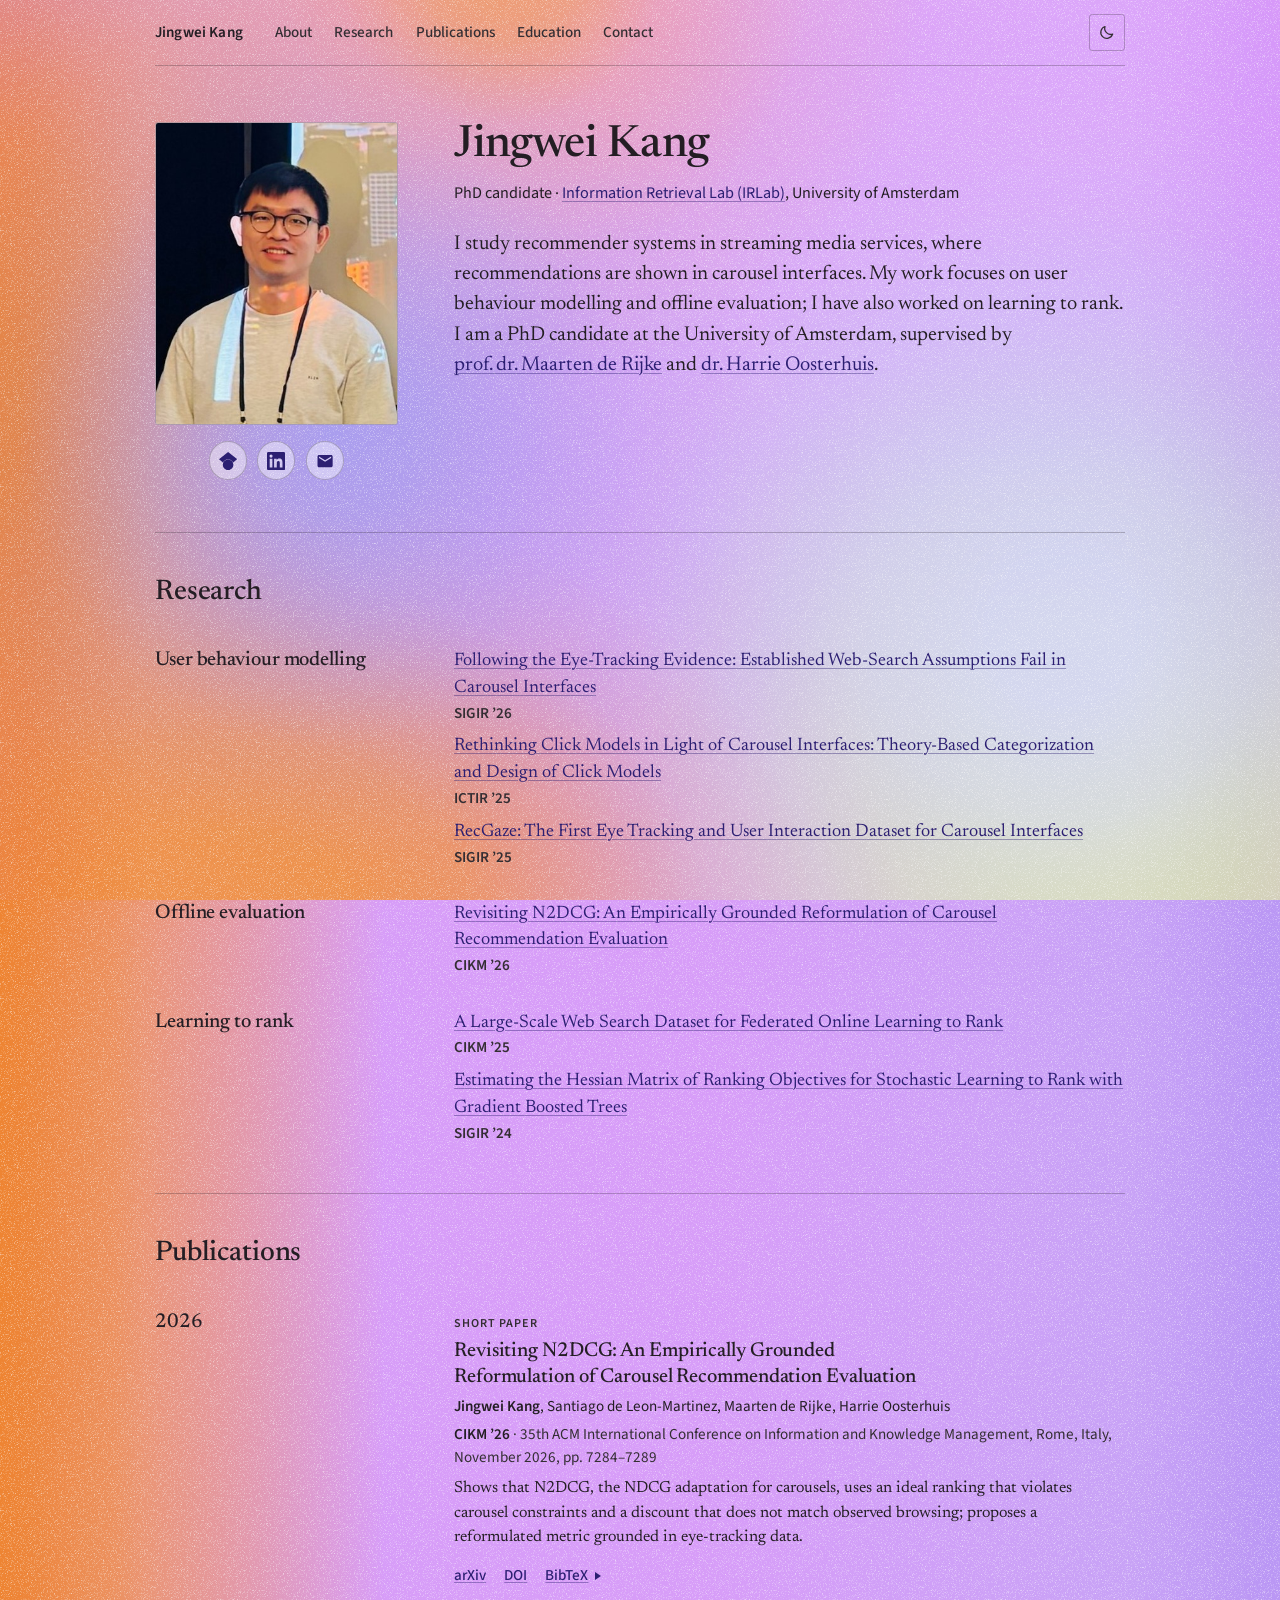
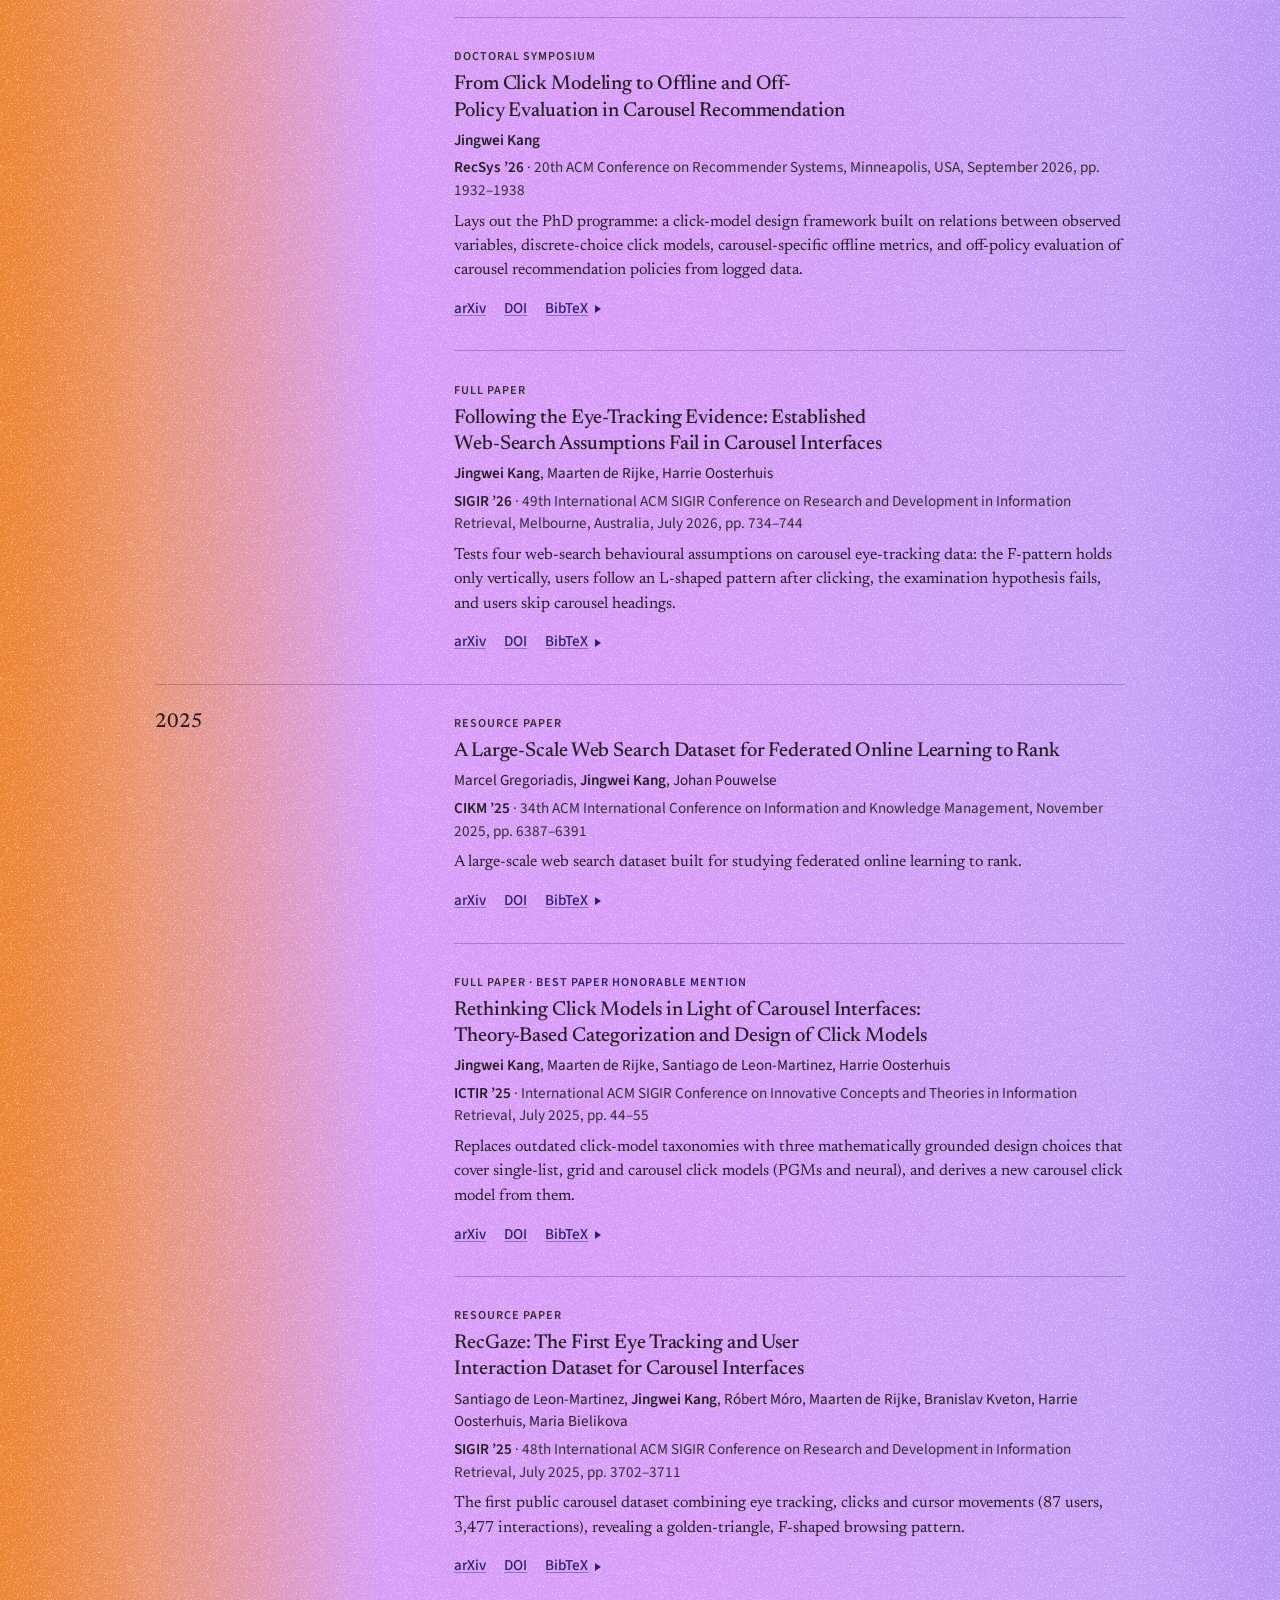
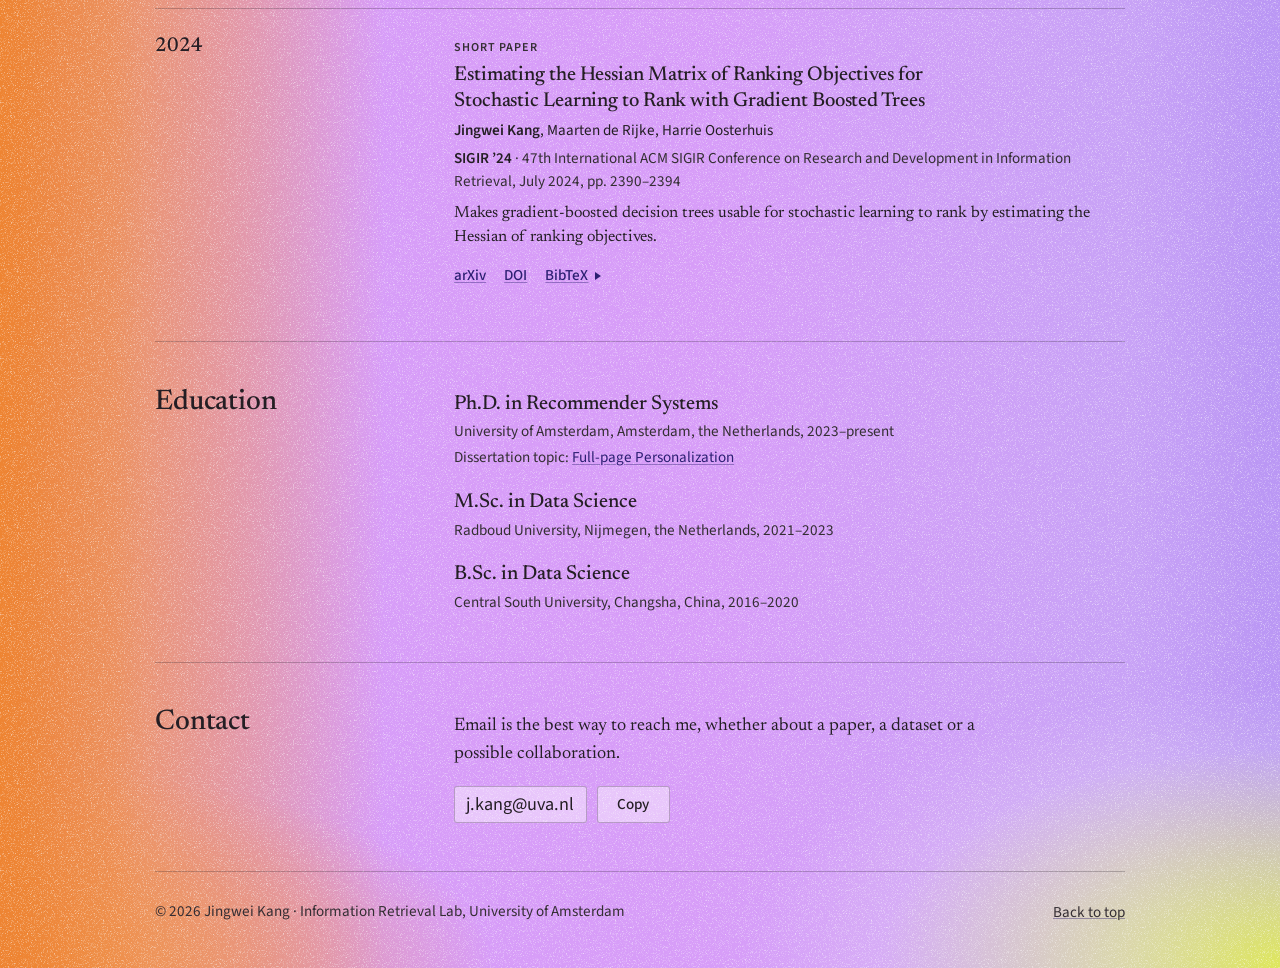
<file: index.html>
<!DOCTYPE html>
<html lang="en" class="no-js">
<head>
  <meta charset="utf-8">
  <meta name="viewport" content="width=device-width, initial-scale=1">
  <title>Jingwei Kang</title>
  <!-- ===== Head: the description below is what search engines and link previews show. Keep it in step with the bio. ===== -->
  <meta name="description" content="Jingwei Kang is a PhD candidate at the Information Retrieval Lab (IRLab), University of Amsterdam, supervised by prof. dr. Maarten de Rijke and dr. Harrie Oosterhuis. Recommender systems in streaming media services: user behaviour modelling, offline evaluation, learning to rank.">
  <meta property="og:title" content="Jingwei Kang">
  <meta property="og:description" content="PhD candidate at the IRLab, University of Amsterdam. Recommender systems in streaming media services: user behaviour modelling, offline evaluation, learning to rank.">
  <meta property="og:type" content="profile">
  <meta property="profile:first_name" content="Jingwei">
  <meta property="profile:last_name" content="Kang">
  <meta name="color-scheme" content="light dark">
  <meta name="theme-color" media="(prefers-color-scheme: light)" content="#D290F7">
  <meta name="theme-color" media="(prefers-color-scheme: dark)" content="#1A1411">
  <link rel="icon" href="assets/img/favicon.svg" type="image/svg+xml">
  <script>
    // Apply a saved theme before the first paint and mark that scripts run (the script
    // tag at the end of <body> puts the no-js class back if main.js fails to load).
    // It sits above the stylesheets so that it never waits for the network.
    (function () {
      var root = document.documentElement;
      root.classList.remove('no-js');
      try {
        var theme = localStorage.getItem('theme');
        if (theme === 'dark' || theme === 'light') {
          root.setAttribute('data-theme', theme);
        }
      } catch (error) {
        // Storage can be unavailable (private mode, blocked cookies); the system preference applies.
      }
    })();
  </script>
  <link rel="preconnect" href="https://fonts.googleapis.com">
  <link rel="preconnect" href="https://fonts.gstatic.com" crossorigin>
  <!-- ===== Fonts: the Google Fonts stylesheet is requested as a print sheet and switched to all media once it has arrived, so the page is painted in the fallback fonts straight away (display=swap) and never waits for fonts.googleapis.com, even when that server is slow or unreachable. The <noscript> copy loads it the ordinary way without JavaScript. Keep the two URLs identical. ===== -->
  <link rel="stylesheet" href="https://fonts.googleapis.com/css2?family=Newsreader:ital,opsz,wght@0,6..72,400..600;1,6..72,400..600&amp;family=Source+Sans+3:ital,wght@0,400..600;1,400..600&amp;display=swap" media="print" onload="this.media='all'">
  <noscript><link rel="stylesheet" href="https://fonts.googleapis.com/css2?family=Newsreader:ital,opsz,wght@0,6..72,400..600;1,6..72,400..600&amp;family=Source+Sans+3:ital,wght@0,400..600;1,400..600&amp;display=swap"></noscript>
  <link rel="stylesheet" href="assets/css/style.css">
  <!-- ===== Structured data: keep the sameAs list identical to the personal profile links in the Contact section (Scholar, ORCID, OpenReview, Semantic Scholar, LinkedIn, GitHub); the IRLab group link stays out. ===== -->
  <script type="application/ld+json">
    {
      "@context": "https://schema.org",
      "@type": "Person",
      "name": "Jingwei Kang",
      "jobTitle": "PhD candidate",
      "email": "mailto:j.kang@uva.nl",
      "affiliation": {
        "@type": "Organization",
        "name": "University of Amsterdam",
        "department": {
          "@type": "Organization",
          "name": "Information Retrieval Lab (IRLab)",
          "url": "https://irlab.science.uva.nl/"
        }
      },
      "alumniOf": [
        { "@type": "CollegeOrUniversity", "name": "Radboud University" },
        { "@type": "CollegeOrUniversity", "name": "Central South University" }
      ],
      "knowsAbout": ["Recommender systems", "User modeling"],
      "sameAs": [
        "https://scholar.google.com/citations?user=pT_2QWUAAAAJ",
        "https://orcid.org/0009-0003-9283-4060",
        "https://openreview.net/profile?id=~Jingwei_Kang1",
        "https://www.semanticscholar.org/author/Jingwei-Kang/2297338062",
        "https://www.linkedin.com/in/jingwei-kang-918597163/",
        "https://github.com/jkang98"
      ]
    }
  </script>
</head>
<body id="top">
  <a class="skip-link" href="#main">Skip to content</a>

  <!-- ===== The field: the page background, fixed behind everything and purely decorative. Its colours, placement, grain and drift live in style.css under "The field"; the order of the blobs here is their paint order (later ones on top): the three drifting blobs come after the overlay so that the blended layer never has to be redrawn. ===== -->
  <div class="field" aria-hidden="true">
    <div class="field__mover field__mover--orange-top"><div class="field__mover-y"><div class="field__blob field__blob--orange-top"></div></div></div>
    <div class="field__mover field__mover--khaki"><div class="field__mover-y"><div class="field__blob field__blob--khaki field__blob--breathe"></div></div></div>
    <div class="field__mover field__mover--peri-right"><div class="field__mover-y"><div class="field__blob field__blob--peri-right"></div></div></div>
    <div class="field__overlay">
      <div class="field__mover field__mover--yellow-hi"><div class="field__mover-y"><div class="field__blob field__blob--yellow-hi"></div></div></div>
      <div class="field__mover field__mover--peri-hi"><div class="field__mover-y"><div class="field__blob field__blob--peri-hi"></div></div></div>
    </div>
    <div class="field__mover field__mover--orange-left"><div class="field__mover-y"><div class="field__blob field__blob--orange-left"></div></div></div>
    <div class="field__mover field__mover--orange-bottom"><div class="field__mover-y"><div class="field__blob field__blob--orange-bottom field__blob--breathe"></div></div></div>
    <div class="field__mover field__mover--peri"><div class="field__mover-y"><div class="field__blob field__blob--peri field__blob--breathe"></div></div></div>
    <div class="field__wash"></div>
    <div class="field__grain"></div>
  </div>

  <div class="page">
    <header class="site-header">
      <a class="brand" href="#top">Jingwei Kang</a>
      <nav class="site-nav" aria-label="Sections">
        <ul role="list">
          <li><a href="#about">About</a></li>
          <li><a href="#research">Research</a></li>
          <li><a href="#publications">Publications</a></li>
          <li><a href="#education">Education</a></li>
          <li><a href="#contact">Contact</a></li>
        </ul>
      </nav>
      <button class="theme-toggle" type="button" aria-pressed="false" title="Dark theme">
        <span class="visually-hidden">Dark theme</span>
        <svg class="icon-moon" viewBox="0 0 24 24" fill="none" stroke="currentColor" stroke-width="1.75" stroke-linecap="round" stroke-linejoin="round" aria-hidden="true" focusable="false">
          <path d="M20.5 14.2A8.5 8.5 0 0 1 9.8 3.5a8.5 8.5 0 1 0 10.7 10.7z"/>
        </svg>
        <svg class="icon-sun" viewBox="0 0 24 24" fill="none" stroke="currentColor" stroke-width="1.75" stroke-linecap="round" stroke-linejoin="round" aria-hidden="true" focusable="false">
          <circle cx="12" cy="12" r="4"/>
          <path d="M12 2.5v2.5M12 19v2.5M2.5 12H5M19 12h2.5M5.3 5.3l1.8 1.8M16.9 16.9l1.8 1.8M5.3 18.7l1.8-1.8M16.9 7.1l1.8-1.8"/>
        </svg>
      </button>
    </header>

    <main id="main" tabindex="-1">
      <!-- ===== Intro: name and role line, then the side column (portrait plus the three quick links) and the bio. The portrait is assets/img/portrait.jpg (4:5; see README "Changing the photo"). ===== -->
      <section class="hero" id="about" aria-labelledby="name">
        <div class="hero-head">
          <h1 id="name">Jingwei Kang</h1>
          <p class="role">PhD candidate&nbsp;· <a href="https://irlab.science.uva.nl/">Information Retrieval Lab (IRLab)</a>, University of Amsterdam</p>
        </div>
        <div class="hero-side">
          <img class="portrait" src="assets/img/portrait.jpg" width="384" height="480" alt="Portrait of Jingwei Kang">
          <ul class="quick-links" role="list" aria-label="Profiles and email">
            <li><a href="https://scholar.google.com/citations?user=pT_2QWUAAAAJ" rel="me" aria-label="Google Scholar" title="Google Scholar"><svg viewBox="0 0 24 24" aria-hidden="true" focusable="false"><path d="M5.242 13.769 0 9.5 12 0l12 9.5-5.242 4.269C17.548 11.249 14.978 9.5 12 9.5c-2.977 0-5.548 1.749-6.758 4.269zM12 10a7 7 0 1 0 0 14 7 7 0 0 0 0-14z"/></svg></a></li>
            <li><a href="https://www.linkedin.com/in/jingwei-kang-918597163/" rel="me" aria-label="LinkedIn" title="LinkedIn"><svg viewBox="0 0 24 24" aria-hidden="true" focusable="false"><path d="M20.447 20.452h-3.554v-5.569c0-1.328-.027-3.037-1.852-3.037-1.853 0-2.136 1.445-2.136 2.939v5.667H9.351V9h3.414v1.561h.046c.477-.9 1.637-1.85 3.37-1.85 3.601 0 4.267 2.37 4.267 5.455v6.286zM5.337 7.433a2.062 2.062 0 1 1 0-4.124 2.062 2.062 0 0 1 0 4.124zm1.782 13.019H3.555V9h3.564v11.452zM22.225 0H1.771C.792 0 0 .774 0 1.729v20.542C0 23.227.792 24 1.771 24h20.451C23.2 24 24 23.227 24 22.271V1.729C24 .774 23.2 0 22.225 0z"/></svg></a></li>
            <li><a href="mailto:j.kang@uva.nl" aria-label="Email j.kang@uva.nl" title="j.kang@uva.nl"><svg viewBox="0 0 24 24" aria-hidden="true" focusable="false"><path d="M20 4H4c-1.1 0-1.99.9-1.99 2L2 18c0 1.1.9 2 2 2h16c1.1 0 2-.9 2-2V6c0-1.1-.9-2-2-2zm0 4-8 5-8-5V6l8 5 8-5v2z"/></svg></a></li>
          </ul>
        </div>
        <div class="hero-body">
          <div class="bio">
            <p>I study recommender systems in streaming media services, where recommendations are shown in carousel interfaces. My work focuses on user behaviour modelling and offline evaluation; I have also worked on learning to rank. I am a PhD candidate at the University of Amsterdam, supervised by <a href="https://scholar.google.com/citations?user=AVDkgFIAAAAJ">prof.&nbsp;dr.&nbsp;Maarten de&nbsp;Rijke</a> and <a href="https://scholar.google.com/citations?user=e9JynrAAAAAJ">dr.&nbsp;Harrie&nbsp;Oosterhuis</a>.</p>
          </div>
        </div>
      </section>

      <!-- ===== Research: three themes. Each is an <h3 class="side"> (the theme) plus a <ul class="body theme-papers"> that lists its papers,
           newest first, as links to the entries under Publications (no summaries here). To file a new paper, add one <li> to the right list. ===== -->
      <section class="section" id="research" aria-labelledby="research-heading">
        <h2 id="research-heading">Research</h2>

        <h3 class="side">User behaviour modelling</h3>
        <ul class="body theme-papers" role="list">
          <li><a href="#pub-kang2026eyetracking">Following the Eye-Tracking Evidence: Established <span class="nb">Web-Search</span> Assumptions Fail in Carousel Interfaces</a> <span class="venue">SIGIR ’26</span></li>
          <li><a href="#pub-kang2025rethinking">Rethinking Click Models in Light of Carousel Interfaces: <span class="nb">Theory-Based</span> Categorization and Design of Click Models</a> <span class="venue">ICTIR ’25</span></li>
          <li><a href="#pub-deleon2025recgaze">RecGaze: The First Eye Tracking and User Interaction Dataset for Carousel Interfaces</a> <span class="venue">SIGIR ’25</span></li>
        </ul>

        <h3 class="side">Offline evaluation</h3>
        <ul class="body theme-papers" role="list">
          <li><a href="#pub-kang2026n2dcg">Revisiting N2DCG: An Empirically Grounded Reformulation of Carousel Recommendation Evaluation</a> <span class="venue">CIKM ’26</span></li>
        </ul>

        <h3 class="side">Learning to rank</h3>
        <ul class="body theme-papers" role="list">
          <li><a href="#pub-gregoriadis2025federated">A <span class="nb">Large-Scale</span> Web Search Dataset for Federated Online Learning to Rank</a> <span class="venue">CIKM ’25</span></li>
          <li><a href="#pub-kang2024hessian">Estimating the Hessian Matrix of Ranking Objectives for Stochastic Learning to Rank with Gradient Boosted Trees</a> <span class="venue">SIGIR ’24</span></li>
        </ul>
      </section>

      <!-- ===== Publications: grouped by year, newest first. Each year is an <h3 class="side year"> plus an <ol class="body pubs">. Each entry opens with a <p class="pub-kind label"> naming the paper type (Full paper / Short paper / Resource paper / Doctoral symposium).
           To add a paper, copy one <li class="pub"> block (template in README.md). Only id="pub-KEY" needs to be unique; the
           BibTeX and Copy buttons find their own blocks. In the BibTeX keep the <pre> at the left margin and one field per line,
           each line in its own <span class="f">: the Copy button copies the plain text, the spans only lay it out. ===== -->
      <section class="section section--pubs" id="publications" aria-labelledby="publications-heading">
        <h2 id="publications-heading">Publications</h2>

        <h3 class="side year" id="year-2026">2026</h3>
        <ol class="body pubs" role="list" aria-labelledby="year-2026">
          <li class="pub" id="pub-kang2026n2dcg">
            <p class="pub-kind label">Short paper</p>
            <h4 class="pub-title">Revisiting N2DCG: An Empirically Grounded Reformulation of Carousel Recommendation Evaluation</h4>
            <p class="pub-meta pub-authors"><span class="me">Jingwei Kang</span>, Santiago de Leon-Martinez, Maarten de Rijke, Harrie Oosterhuis</p>
            <p class="pub-meta pub-venue"><span class="venue">CIKM ’26</span>&nbsp;· 35th ACM International Conference on Information and Knowledge Management, Rome, Italy, November 2026, pp.&nbsp;7284–7289</p>
            <p class="pub-summary">Shows that N2DCG, the NDCG adaptation for carousels, uses an ideal ranking that violates carousel constraints and a discount that does not match observed browsing; proposes a reformulated metric grounded in eye-tracking data.</p>
            <p class="pub-links">
              <a href="https://arxiv.org/abs/2608.21877">arXiv</a>
              <a href="https://doi.org/10.1145/3799682.3839894">DOI</a>
              <button class="textbutton" type="button" aria-expanded="false">BibTeX</button>
            </p>
            <div class="bib" hidden>
<pre><code><span class="f">@inproceedings{<wbr>10.1145/3799682.3839894,</span>
<span class="f">author = {Kang, Jingwei and de Leon-Martinez, Santiago and de Rijke, Maarten and Oosterhuis, Harrie},</span>
<span class="f">title = {Revisiting N2DCG: An Empirically Grounded Reformulation of Carousel Recommendation Evaluation},</span>
<span class="f">year = {2026},</span>
<span class="f">publisher = {Association for Computing Machinery},</span>
<span class="f">address = {New York, NY, USA},</span>
<span class="f">url = {https://doi.org/10.1145/3799682.3839894},</span>
<span class="f">doi = {10.1145/3799682.3839894},</span>
<span class="f">booktitle = {Proceedings of the 35th ACM International Conference on Information and Knowledge Management},</span>
<span class="f">pages = {7284–7289},</span>
<span class="f">numpages = {6},</span>
<span class="f">location = {Rome, Italy},</span>
<span class="f">series = {CIKM &#x27;26}</span>
<span class="f">}</span></code></pre>
              <p class="bib-foot"><button class="btn btn-copy" type="button">Copy</button><span class="copy-status" role="status" aria-live="polite"></span></p>
            </div>
          </li>

          <li class="pub" id="pub-kang2026click">
            <p class="pub-kind label">Doctoral symposium</p>
            <h4 class="pub-title">From Click Modeling to Offline and Off-Policy Evaluation in Carousel Recommendation</h4>
            <p class="pub-meta pub-authors"><span class="me">Jingwei Kang</span></p>
            <p class="pub-meta pub-venue"><span class="venue">RecSys ’26</span>&nbsp;· 20th ACM Conference on Recommender Systems, Minneapolis, USA, September 2026, pp. 1932–1938</p>
            <p class="pub-summary">Lays out the PhD programme: a click-model design framework built on relations between observed variables, discrete-choice click models, carousel-specific offline metrics, and off-policy evaluation of carousel recommendation policies from logged data.</p>
            <p class="pub-links">
              <a href="https://arxiv.org/abs/2608.22022">arXiv</a>
              <a href="https://doi.org/10.1145/3773078.3831937">DOI</a>
              <button class="textbutton" type="button" aria-expanded="false">BibTeX</button>
            </p>
            <div class="bib" hidden>
<pre><code><span class="f">@inproceedings{<wbr>10.1145/3773078.3831937,</span>
<span class="f">author = {Kang, Jingwei},</span>
<span class="f">title = {From Click Modeling to Offline and Off-Policy Evaluation in Carousel Recommendation},</span>
<span class="f">year = {2026},</span>
<span class="f">publisher = {Association for Computing Machinery},</span>
<span class="f">address = {New York, NY, USA},</span>
<span class="f">url = {https://doi.org/10.1145/3773078.3831937},</span>
<span class="f">doi = {10.1145/3773078.3831937},</span>
<span class="f">booktitle = {Proceedings of the 20th ACM Conference on Recommender Systems},</span>
<span class="f">pages = {1932–1938},</span>
<span class="f">numpages = {7},</span>
<span class="f">location = {Minneapolis, MN, USA},</span>
<span class="f">series = {RecSys &#x27;26}</span>
<span class="f">}</span></code></pre>
              <p class="bib-foot"><button class="btn btn-copy" type="button">Copy</button><span class="copy-status" role="status" aria-live="polite"></span></p>
            </div>
          </li>

          <li class="pub" id="pub-kang2026eyetracking">
            <p class="pub-kind label">Full paper</p>
            <h4 class="pub-title">Following the Eye-Tracking Evidence: Established Web-Search Assumptions Fail in Carousel Interfaces</h4>
            <p class="pub-meta pub-authors"><span class="me">Jingwei Kang</span>, Maarten de Rijke, Harrie Oosterhuis</p>
            <p class="pub-meta pub-venue"><span class="venue">SIGIR ’26</span>&nbsp;· 49th International ACM SIGIR Conference on Research and Development in Information Retrieval, Melbourne, Australia, July 2026, pp. 734–744</p>
            <p class="pub-summary">Tests four web-search behavioural assumptions on carousel eye-tracking data: the <span class="nb">F-pattern</span> holds only vertically, users follow an <span class="nb">L-shaped</span> pattern after clicking, the examination hypothesis fails, and users skip carousel headings.</p>
            <p class="pub-links">
              <a href="https://arxiv.org/abs/2604.21019">arXiv</a>
              <a href="https://doi.org/10.1145/3805712.3809657">DOI</a>
              <button class="textbutton" type="button" aria-expanded="false">BibTeX</button>
            </p>
            <div class="bib" hidden>
<pre><code><span class="f">@inproceedings{<wbr>10.1145/3805712.3809657,</span>
<span class="f">author = {Kang, Jingwei and de Rijke, Maarten and Oosterhuis, Harrie},</span>
<span class="f">title = {Following the Eye-Tracking Evidence: Established Web-Search Assumptions Fail in Carousel Interfaces},</span>
<span class="f">year = {2026},</span>
<span class="f">publisher = {Association for Computing Machinery},</span>
<span class="f">address = {New York, NY, USA},</span>
<span class="f">url = {https://doi.org/10.1145/3805712.3809657},</span>
<span class="f">doi = {10.1145/3805712.3809657},</span>
<span class="f">booktitle = {Proceedings of the 49th International ACM SIGIR Conference on Research and Development in Information Retrieval},</span>
<span class="f">pages = {734–744},</span>
<span class="f">numpages = {11},</span>
<span class="f">location = {Melbourne, Australia},</span>
<span class="f">series = {SIGIR &#x27;26}</span>
<span class="f">}</span></code></pre>
              <p class="bib-foot"><button class="btn btn-copy" type="button">Copy</button><span class="copy-status" role="status" aria-live="polite"></span></p>
            </div>
          </li>
        </ol>

        <h3 class="side year" id="year-2025">2025</h3>
        <ol class="body pubs" role="list" aria-labelledby="year-2025">
          <li class="pub" id="pub-gregoriadis2025federated">
            <p class="pub-kind label">Resource paper</p>
            <h4 class="pub-title">A&nbsp;Large-Scale Web Search Dataset for Federated Online Learning to Rank</h4>
            <p class="pub-meta pub-authors">Marcel Gregoriadis, <span class="me">Jingwei Kang</span>, Johan Pouwelse</p>
            <p class="pub-meta pub-venue"><span class="venue">CIKM ’25</span>&nbsp;· 34th ACM International Conference on Information and Knowledge Management, November 2025, pp. 6387–6391</p>
            <p class="pub-summary">A large-scale web search dataset built for studying federated online learning to rank.</p>
            <p class="pub-links">
              <a href="https://arxiv.org/abs/2508.12353">arXiv</a>
              <a href="https://doi.org/10.1145/3746252.3761651">DOI</a>
              <button class="textbutton" type="button" aria-expanded="false">BibTeX</button>
            </p>
            <div class="bib" hidden>
<pre><code><span class="f">@inproceedings{<wbr>10.1145/3746252.3761651,</span>
<span class="f">author = {Gregoriadis, Marcel and Kang, Jingwei and Pouwelse, Johan},</span>
<span class="f">title = {A Large-Scale Web Search Dataset for Federated Online Learning to Rank},</span>
<span class="f">year = {2025},</span>
<span class="f">publisher = {Association for Computing Machinery},</span>
<span class="f">address = {New York, NY, USA},</span>
<span class="f">url = {https://doi.org/10.1145/3746252.3761651},</span>
<span class="f">doi = {10.1145/3746252.3761651},</span>
<span class="f">booktitle = {Proceedings of the 34th ACM International Conference on Information and Knowledge Management},</span>
<span class="f">pages = {6387–6391},</span>
<span class="f">numpages = {5},</span>
<span class="f">location = {Seoul, Republic of Korea},</span>
<span class="f">series = {CIKM &#x27;25}</span>
<span class="f">}</span></code></pre>
              <p class="bib-foot"><button class="btn btn-copy" type="button">Copy</button><span class="copy-status" role="status" aria-live="polite"></span></p>
            </div>
          </li>

          <li class="pub" id="pub-kang2025rethinking">
            <p class="pub-kind label">Full paper <span class="award">· Best Paper Honorable Mention</span></p>
            <h4 class="pub-title">Rethinking Click Models in Light of Carousel Interfaces: Theory-Based Categorization and Design of Click Models</h4>
            <p class="pub-meta pub-authors"><span class="me">Jingwei Kang</span>, Maarten de Rijke, Santiago de Leon-Martinez, Harrie Oosterhuis</p>
            <p class="pub-meta pub-venue"><span class="venue">ICTIR ’25</span>&nbsp;· International ACM SIGIR Conference on Innovative Concepts and Theories in Information Retrieval, July 2025, pp. 44–55</p>
            <p class="pub-summary">Replaces outdated click-model taxonomies with three mathematically grounded design choices that cover single-list, grid and carousel click models (PGMs and neural), and derives a new carousel click model from them.</p>
            <p class="pub-links">
              <a href="https://arxiv.org/abs/2506.18548">arXiv</a>
              <a href="https://doi.org/10.1145/3731120.3744585">DOI</a>
              <button class="textbutton" type="button" aria-expanded="false">BibTeX</button>
            </p>
            <div class="bib" hidden>
<pre><code><span class="f">@inproceedings{<wbr>10.1145/3731120.3744585,</span>
<span class="f">author = {Kang, Jingwei and de Rijke, Maarten and de Leon-Martinez, Santiago and Oosterhuis, Harrie},</span>
<span class="f">title = {Rethinking Click Models in Light of Carousel Interfaces: Theory-Based Categorization and Design of Click Models},</span>
<span class="f">year = {2025},</span>
<span class="f">publisher = {Association for Computing Machinery},</span>
<span class="f">address = {New York, NY, USA},</span>
<span class="f">url = {https://doi.org/10.1145/3731120.3744585},</span>
<span class="f">doi = {10.1145/3731120.3744585},</span>
<span class="f">booktitle = {Proceedings of the 2025 International ACM SIGIR Conference on Innovative Concepts and Theories in Information Retrieval (ICTIR)},</span>
<span class="f">pages = {44–55},</span>
<span class="f">numpages = {12},</span>
<span class="f">location = {Padua, Italy},</span>
<span class="f">series = {ICTIR &#x27;25}</span>
<span class="f">}</span></code></pre>
              <p class="bib-foot"><button class="btn btn-copy" type="button">Copy</button><span class="copy-status" role="status" aria-live="polite"></span></p>
            </div>
          </li>

          <li class="pub" id="pub-deleon2025recgaze">
            <p class="pub-kind label">Resource paper</p>
            <h4 class="pub-title">RecGaze: The First Eye Tracking and User Interaction Dataset for Carousel Interfaces</h4>
            <p class="pub-meta pub-authors">Santiago de Leon-Martinez, <span class="me">Jingwei Kang</span>, Róbert Móro, Maarten de Rijke, Branislav Kveton, Harrie Oosterhuis, Maria Bielikova</p>
            <p class="pub-meta pub-venue"><span class="venue">SIGIR ’25</span>&nbsp;· 48th International ACM SIGIR Conference on Research and Development in Information Retrieval, July 2025, pp. 3702–3711</p>
            <p class="pub-summary">The first public carousel dataset combining eye tracking, clicks and cursor movements (87 users, 3,477 interactions), revealing a golden-triangle, <span class="nb">F-shaped</span> browsing pattern.</p>
            <p class="pub-links">
              <a href="https://arxiv.org/abs/2504.20792">arXiv</a>
              <a href="https://doi.org/10.1145/3726302.3730301">DOI</a>
              <button class="textbutton" type="button" aria-expanded="false">BibTeX</button>
            </p>
            <div class="bib" hidden>
<pre><code><span class="f">@inproceedings{<wbr>10.1145/3726302.3730301,</span>
<span class="f">author = {de Leon-Martinez, Santiago and Kang, Jingwei and Moro, Robert and de Rijke, Maarten and Kveton, Branislav and Oosterhuis, Harrie and Bielikova, Maria},</span>
<span class="f">title = {RecGaze: The First Eye Tracking and User Interaction Dataset for Carousel Interfaces},</span>
<span class="f">year = {2025},</span>
<span class="f">publisher = {Association for Computing Machinery},</span>
<span class="f">address = {New York, NY, USA},</span>
<span class="f">url = {https://doi.org/10.1145/3726302.3730301},</span>
<span class="f">doi = {10.1145/3726302.3730301},</span>
<span class="f">booktitle = {Proceedings of the 48th International ACM SIGIR Conference on Research and Development in Information Retrieval},</span>
<span class="f">pages = {3702–3711},</span>
<span class="f">numpages = {10},</span>
<span class="f">location = {Padua, Italy},</span>
<span class="f">series = {SIGIR &#x27;25}</span>
<span class="f">}</span></code></pre>
              <p class="bib-foot"><button class="btn btn-copy" type="button">Copy</button><span class="copy-status" role="status" aria-live="polite"></span></p>
            </div>
          </li>

        </ol>

        <h3 class="side year" id="year-2024">2024</h3>
        <ol class="body pubs" role="list" aria-labelledby="year-2024">
          <li class="pub" id="pub-kang2024hessian">
            <p class="pub-kind label">Short paper</p>
            <h4 class="pub-title">Estimating the Hessian Matrix of Ranking Objectives for Stochastic Learning to Rank with Gradient Boosted Trees</h4>
            <p class="pub-meta pub-authors"><span class="me">Jingwei Kang</span>, Maarten de Rijke, Harrie Oosterhuis</p>
            <p class="pub-meta pub-venue"><span class="venue">SIGIR ’24</span>&nbsp;· 47th International ACM SIGIR Conference on Research and Development in Information Retrieval, July 2024, pp. 2390–2394</p>
            <p class="pub-summary">Makes gradient-boosted decision trees usable for stochastic learning to rank by estimating the Hessian of ranking objectives.</p>
            <p class="pub-links">
              <a href="https://arxiv.org/abs/2404.12190">arXiv</a>
              <a href="https://doi.org/10.1145/3626772.3657918">DOI</a>
              <button class="textbutton" type="button" aria-expanded="false">BibTeX</button>
            </p>
            <div class="bib" hidden>
<pre><code><span class="f">@inproceedings{<wbr>10.1145/3626772.3657918,</span>
<span class="f">author = {Kang, Jingwei and de Rijke, Maarten and Oosterhuis, Harrie},</span>
<span class="f">title = {Estimating the Hessian Matrix of Ranking Objectives for Stochastic Learning to Rank with Gradient Boosted Trees},</span>
<span class="f">year = {2024},</span>
<span class="f">publisher = {Association for Computing Machinery},</span>
<span class="f">address = {New York, NY, USA},</span>
<span class="f">url = {https://doi.org/10.1145/3626772.3657918},</span>
<span class="f">doi = {10.1145/3626772.3657918},</span>
<span class="f">booktitle = {Proceedings of the 47th International ACM SIGIR Conference on Research and Development in Information Retrieval},</span>
<span class="f">pages = {2390–2394},</span>
<span class="f">numpages = {5},</span>
<span class="f">location = {Washington DC, USA},</span>
<span class="f">series = {SIGIR &#x27;24}</span>
<span class="f">}</span></code></pre>
              <p class="bib-foot"><button class="btn btn-copy" type="button">Copy</button><span class="copy-status" role="status" aria-live="polite"></span></p>
            </div>
          </li>
        </ol>
      </section>

      <!-- ===== Education: one <li> per degree, newest first; years go at the end of the edu-detail line. ===== -->
      <section class="section" id="education" aria-labelledby="education-heading">
        <h2 id="education-heading">Education</h2>
        <div class="body">
          <ul class="edu" role="list">
            <li>
              <p class="edu-degree">Ph.D. in Recommender Systems</p>
              <p class="edu-detail">University of Amsterdam, Amsterdam, the Netherlands, 2023–present</p>
              <p class="edu-detail">Dissertation topic: <a href="#pub-kang2026click">Full-page Personalization</a></p>
            </li>
            <li>
              <p class="edu-degree">M.Sc. in Data Science</p>
              <p class="edu-detail">Radboud University, Nijmegen, the Netherlands, 2021–2023</p>
            </li>
            <li>
              <p class="edu-degree">B.Sc. in Data Science</p>
              <p class="edu-detail">Central South University, Changsha, China, 2016–2020</p>
            </li>
          </ul>
        </div>
      </section>

      <!-- ===== Contact: one sentence, the email address with its Copy button, and a commented-out CV link. The address also appears in the quick links under the portrait and in the JSON-LD block in <head>; change it everywhere at once with find-and-replace. ===== -->
      <section class="section" id="contact" aria-labelledby="contact-heading">
        <h2 id="contact-heading">Contact</h2>
        <div class="body">
          <p>Email is the best way to reach me, whether about a paper, a dataset or a possible collaboration.</p>
          <p class="email-row">
            <a class="email" id="email-address" href="mailto:j.kang@uva.nl">j.kang@uva.nl</a>
            <button class="btn btn-copy" type="button" data-copy="j.kang@uva.nl" aria-describedby="email-address">Copy</button>
            <span class="copy-status" role="status" aria-live="polite"></span>
          </p>
          <!-- A CV link can go here once a PDF exists: <p><a href="assets/cv.pdf">Curriculum vitae (PDF)</a></p> — see README.md. -->
        </div>
      </section>
    </main>

    <!-- ===== Footer: update the year once a year. ===== -->
    <footer class="site-footer">
      <p>© 2026 Jingwei Kang&nbsp;· Information Retrieval Lab, University of Amsterdam</p>
      <p><a href="#top">Back to top</a></p>
    </footer>
  </div>

  <!-- If this file fails to load, the page falls back to its scriptless state (every BibTeX entry shown, the inert controls hidden). -->
  <script src="assets/js/main.js" onerror="document.documentElement.classList.add('no-js')"></script>
</body>
</html>
</file>
<file: assets/css/style.css>
/* ==========================================================================
   Jingwei Kang — personal academic homepage
   Direction: "Classic academic, refined"

   Layout concept: one centred reading column (max 60rem) in which every
   section below the hero shares the same two-column scaffold — a 15rem
   margin column for the section heading and its sub-headings (years, research
   themes) and a 41.5rem prose column — collapsing to a single column under 52em.

   Type: Newsreader (display and prose, optical sizing on), Source Sans 3
   (navigation, metadata, labels, buttons), the system monospace for BibTeX.
   One size per job; the scale is listed in the tokens below.

   Colour: the page sits on "the field", a fixed, grainy colour field in the
   manner of midem.com: a lilac ground with soft orange, periwinkle and khaki
   blobs, an overlay layer of acid-yellow and periwinkle highlights, fine film
   grain and a slow drift (section "The field" below). The type is set
   directly on it: a plum-black ink, a dark muted grey and a deep indigo for
   links, each chosen for 4.5:1 or better against the field behind the reading
   column, which a soft light wash keeps calmer than the edges. The dark theme
   is a night palette of the same place, not an inversion: a warm charcoal
   ground, the orange as a sunset glow, the periwinkle as a dusk blue, the
   yellow as lamp-light, cream type and amber links (the dark token blocks say
   why). Every colour on the page comes from the tokens below.
   ========================================================================== */

:root {
  --bg: #D290F7;                         /* the field's lilac ground: painted under the field, and the flat colour for the browser chrome */
  --surface: rgb(255 255 255 / 42%);     /* recessed surface: BibTeX blocks, email field, buttons, the portrait plate */
  --line: rgb(36 30 36 / 26%);           /* hairlines and borders: translucent ink */
  --fg: #241E24;                         /* plum-black ink, at least 7:1 on the field behind the column */
  --muted: #342E33;                      /* secondary text: 4.5:1 even on the field's pure orange (L 0.35) */
  --accent: #2C1F72;                     /* deep indigo: links, markers, focus; 4.5:1 on the field's pure orange */

  /* The field (section "The field" below): midem's palette, as measured on the reference page. */
  --field-base: #D290F7;                 /* lilac ground */
  --field-orange: #EE8432;               /* left edge, bottom left, top centre */
  --field-peri: #A69DF2;                 /* periwinkle: centre left, right of centre */
  --field-khaki: #C3CA8B;                /* bottom right, under the yellow highlight */
  --field-yellow: rgb(228 247 38 / 58%);     /* acid yellow, overlay layer: the pale zone and the yellow corner */
  --field-peri-hi: rgb(164 154 241 / 46%);   /* periwinkle, overlay layer: the pink-lilac top right */
  --field-peri-deep: #9B91EE;            /* the periwinkle disc above the overlay, a shade deeper since it takes no highlight */
  --field-blur: clamp(56px, 13vmin, 120px);  /* softness of every blob edge (sigma); 120px at 1440 x 900 */
  --field-wash: rgb(255 255 255 / 12%);  /* the light wash behind the reading column */
  --field-wash-span: 30.5rem;            /* half-width of the full-strength wash (half the 60rem page, plus a little) */
  --field-wash-feather: 8rem;            /* the wash fades out over this width on each side */
  --field-grain: var(--grain-light);
  --field-grain-opacity: 1;              /* multiplier on the grain tile's own strength */
  --field-flow: 22s;                     /* base period of one tour of the field (each blob uses a multiple of it), paced like midem's loop; 0s stops it */
  /* The grain tiles: 256px of SVG fractal noise (seamless), mapped to white (light theme) or
     warm umber (dark theme) specks. The last row of the colour matrix is the alpha ramp
     (alpha = a * noise + b): light 1.52 / -0.8 gives a 6/255 amplitude, as measured on the
     reference; dark 0.72 / -0.38 is fainter, and its speck colour sits at L 0.09, so the
     grain lightens the charcoal but can never lift a glow behind the column above the
     dark theme's contrast budget. */
  --grain-light: url("data:image/svg+xml,%3Csvg xmlns='http://www.w3.org/2000/svg' width='256' height='256'%3E%3Cfilter id='g' x='0' y='0' width='100%' height='100%' color-interpolation-filters='sRGB'%3E%3CfeTurbulence type='fractalNoise' baseFrequency='1.3' numOctaves='2' stitchTiles='stitch' seed='3'/%3E%3CfeColorMatrix values='0 0 0 0 1 0 0 0 0 1 0 0 0 0 1 1.52 0 0 0 -0.8'/%3E%3C/filter%3E%3Crect width='100%' height='100%' filter='url(%23g)'/%3E%3C/svg%3E");
  --grain-dark: url("data:image/svg+xml,%3Csvg xmlns='http://www.w3.org/2000/svg' width='256' height='256'%3E%3Cfilter id='g' x='0' y='0' width='100%' height='100%' color-interpolation-filters='sRGB'%3E%3CfeTurbulence type='fractalNoise' baseFrequency='1.3' numOctaves='2' stitchTiles='stitch' seed='3'/%3E%3CfeColorMatrix values='0 0 0 0 .42 0 0 0 0 .31 0 0 0 0 .19 0.72 0 0 0 -0.38'/%3E%3C/filter%3E%3Crect width='100%' height='100%' filter='url(%23g)'/%3E%3C/svg%3E");

  --font-display: "Newsreader", "Iowan Old Style", "Palatino Linotype", Palatino, Georgia, "Times New Roman", serif;
  --font-body: "Newsreader", "Iowan Old Style", "Palatino Linotype", Palatino, Georgia, "Times New Roman", serif;
  --font-ui: "Source Sans 3", "Source Sans Pro", "Segoe UI", system-ui, -apple-system, Roboto, "Helvetica Neue", Arial, sans-serif;
  --font-mono: ui-monospace, "SF Mono", Menlo, Consolas, "Liberation Mono", "DejaVu Sans Mono", monospace;

  /* Type scale — one size per job */
  --text-xs: 0.75rem;      /* 12px  running labels: "Papers", years on narrow screens */
  --text-ui: 0.9375rem;    /* 15px  navigation, author and venue lines, links, buttons */
  --text-sm: 1rem;         /* 16px  paper summaries */
  --text-body: 1.125rem;   /* 18px  running text */
  --text-md: 1.25rem;      /* 20px  paper titles, theme names, years, degrees, the bio */
  --text-lg: 1.75rem;      /* 28px  section headings */
  --text-xl: 2.75rem;      /* 44px  the name */
  --text-mono: 0.8125rem;  /* 13px  BibTeX */

  /* Layout */
  --page: 60rem;           /* content width of the page (gutters come on top): 15 + 3.5 + 41.5rem */
  --margin-col: 15rem;     /* heading column beside every section; also the portrait width */
  --gutter: 3.5rem;        /* between the margin column and the prose */
  --measure: 41.5rem;      /* prose column: about 85 characters of Newsreader at 18px */

  /* Baseline nudges so margin-column headings sit on the first prose baseline
     (measured with the web fonts loaded; see README) */
  --h2-shift: -6px;
  --side-shift: -1px;
  --year-shift: 0px;

  color-scheme: light;
}

@media (prefers-color-scheme: dark) {
  :root:not([data-theme="light"]) {
    --bg: #1A1411;  /* warm charcoal: a brown-black on the orange's own hue, so every glow fades into the ground on-hue instead of into grey */
    --surface: rgb(241 233 220 / 8%);  /* cream at 8%: a plate one step lighter than the field (BibTeX, email, buttons, the portrait frame), warm like paper under a lamp */
    --line: rgb(241 233 220 / 24%);  /* hairlines and borders: translucent cream */
    --fg: #F1E9DC;  /* cream ink (L 0.82): 15:1 on the bare ground, 4.5:1 up to L 0.144 behind the column */
    --muted: #E3DBCC;  /* secondary text, light parchment (L 0.71): 4.5:1 up to L 0.12 */
    --accent: #FAD69A;  /* amber, the lamp's colour (L 0.66): links, icons, focus; 4.5:1 up to L 0.107, and on --surface */
    --field-base: #1A1411;
    --field-orange: rgb(255 102 22 / 52%);  /* sunset orange: redder and purer than the day's #EE8432, so that dimmed by the wash it reads as ember rather than tan; 52% puts the core at L 0.09 (174 85 32) */
    --field-peri: rgb(84 112 255 / 60%);  /* dusk blue: the periwinkle cooled by 20 degrees and saturated, a blue light instead of a grey-violet haze; its core is only L 0.06 */
    --field-peri-deep: rgb(104 104 255 / 62%);  /* the disc above the overlay keeps a little of the periwinkle's violet */
    --field-khaki: rgb(222 170 60 / 32%);  /* the khaki corner becomes dim gold: the base of the lamp-light */
    --field-yellow: rgb(255 206 72 / 28%);  /* lamp yellow, screen-blended (the night-only rules below): a faint lamp in the corner where the day has acid yellow */
    --field-peri-hi: rgb(150 160 255 / 14%);  /* a cool haze along the top, screen-blended; the day's pink-lilac becomes dusk violet */
    --field-blur: clamp(72px, 17vmin, 160px);  /* softer edges than by day: night glows are light, not paint, so cores shrink and halos widen */
    --field-wash: rgb(26 20 17 / 42%);  /* the ground itself at 42% behind the column: the glows stay visible through it, and 46% keeps any pile-up of blobs under L 0.106 */
    --field-wash-feather: 22rem;  /* twice the day's feather, so the wash is a vignette and not a band with edges */
    --field-grain: var(--grain-dark);
    --field-grain-opacity: 1;
    color-scheme: dark;
  }
}

:root[data-theme="dark"] {
  --bg: #1A1411;
  --surface: rgb(241 233 220 / 8%);
  --line: rgb(241 233 220 / 24%);
  --fg: #F1E9DC;
  --muted: #E3DBCC;
  --accent: #FAD69A;
  --field-base: #1A1411;
  --field-orange: rgb(255 102 22 / 52%);
  --field-peri: rgb(84 112 255 / 60%);
  --field-peri-deep: rgb(104 104 255 / 62%);
  --field-khaki: rgb(222 170 60 / 32%);
  --field-yellow: rgb(255 206 72 / 28%);
  --field-peri-hi: rgb(150 160 255 / 14%);
  --field-blur: clamp(72px, 17vmin, 160px);
  --field-wash: rgb(26 20 17 / 42%);
  --field-wash-feather: 22rem;
  --field-grain: var(--grain-dark);
  --field-grain-opacity: 1;
  color-scheme: dark;
}

/* Night-only rules. By day the overlay layer blends with `overlay`, which on a dark
   ground can only darken (the old dark theme's yellow corner was invisible for this
   reason); by night it blends with `screen`, so the two highlight blobs add light. The
   body's document-anchored copy of the field blends its yellow layer the same way. */
@media (prefers-color-scheme: dark) {
  :root:not([data-theme="light"]) .field__overlay {
    mix-blend-mode: screen;
  }

  :root:not([data-theme="light"]) body {
    background-blend-mode: normal, normal, screen, normal, normal, normal, normal;
  }
}

:root[data-theme="dark"] .field__overlay {
  mix-blend-mode: screen;
}

:root[data-theme="dark"] body {
  background-blend-mode: normal, normal, screen, normal, normal, normal, normal;
}

/* Night-only: the wash ramps in with eased stops instead of a straight line, so
   a bright core beside the column does not draw a soft vertical edge. */
@media (prefers-color-scheme: dark) {
  :root:not([data-theme="light"]) .field__wash {
    background-image: linear-gradient(
      to right,
      transparent calc(50% - var(--field-wash-span) - var(--field-wash-feather)),
      color-mix(in srgb, var(--field-wash) 22%, transparent) calc(50% - var(--field-wash-span) - var(--field-wash-feather) * 0.62),
      color-mix(in srgb, var(--field-wash) 64%, transparent) calc(50% - var(--field-wash-span) - var(--field-wash-feather) * 0.26),
      var(--field-wash) calc(50% - var(--field-wash-span)),
      var(--field-wash) calc(50% + var(--field-wash-span)),
      color-mix(in srgb, var(--field-wash) 64%, transparent) calc(50% + var(--field-wash-span) + var(--field-wash-feather) * 0.26),
      color-mix(in srgb, var(--field-wash) 22%, transparent) calc(50% + var(--field-wash-span) + var(--field-wash-feather) * 0.62),
      transparent calc(50% + var(--field-wash-span) + var(--field-wash-feather))
    );
  }
}

:root[data-theme="dark"] .field__wash {
  background-image: linear-gradient(
    to right,
    transparent calc(50% - var(--field-wash-span) - var(--field-wash-feather)),
    color-mix(in srgb, var(--field-wash) 22%, transparent) calc(50% - var(--field-wash-span) - var(--field-wash-feather) * 0.62),
    color-mix(in srgb, var(--field-wash) 64%, transparent) calc(50% - var(--field-wash-span) - var(--field-wash-feather) * 0.26),
    var(--field-wash) calc(50% - var(--field-wash-span)),
    var(--field-wash) calc(50% + var(--field-wash-span)),
    color-mix(in srgb, var(--field-wash) 64%, transparent) calc(50% + var(--field-wash-span) + var(--field-wash-feather) * 0.26),
    color-mix(in srgb, var(--field-wash) 22%, transparent) calc(50% + var(--field-wash-span) + var(--field-wash-feather) * 0.62),
    transparent calc(50% + var(--field-wash-span) + var(--field-wash-feather))
  );
}

/* Night-only, phones: the wash covers the whole width and the blobs are small,
   so the two main glows get more alpha there (the phone has contrast headroom). */
@media (max-width: 52em) and (prefers-color-scheme: dark) {
  :root:not([data-theme="light"]) {
    --field-orange: rgb(255 102 22 / 64%);
    --field-peri: rgb(84 112 255 / 70%);
  }
}

@media (max-width: 52em) {
  :root[data-theme="dark"] {
    --field-orange: rgb(255 102 22 / 64%);
    --field-peri: rgb(84 112 255 / 70%);
  }
}

/* --------------------------------------------------------------------------
   Base
   -------------------------------------------------------------------------- */

*,
*::before,
*::after {
  box-sizing: border-box;
}

html {
  /* Fluid scale: every width and size on the page is in rem, so one root size
     scales the whole layout with the screen while keeping the line length.
     16px up to a 1200px viewport, 17px at 1440, 19.5px at 1920, 20px cap
     (rem-based terms keep the reader's own font-size preference in play). */
  font-size: clamp(1rem, 0.5208vw + 0.59375rem, 1.25rem);
  -webkit-text-size-adjust: 100%;
  text-size-adjust: 100%;
  /* Anchor jumps leave a little air above the section's hairline. */
  scroll-padding-top: 1rem;
}

/* Smooth scrolling is switched on by main.js once the page and its web fonts
   have loaded (html.fonts-ready). The jump to a #fragment on first load must
   stay instant: a smooth scroll aims at a position measured in the fallback
   fonts and lands off target when Newsreader and Source Sans 3 swap in. */
@media (prefers-reduced-motion: no-preference) {
  html.fonts-ready {
    scroll-behavior: smooth;
  }
}

/* The ground under the field. The body carries a flat, document-anchored copy
   of the field (the orange left edge, the periwinkle tint and the yellow
   highlight on the right, the two bottom corners, the wash and the grain) built
   from the same tokens. In a browser the fixed field covers it completely; it
   shows only where a fixed layer cannot be drawn, such as a full-page
   screenshot, which draws the fixed layer once at the top, so that the rest
   of the page still reads as the field. The print stylesheet removes it. */
body {
  margin: 0;
  background-color: var(--bg);
  background-image:
    var(--field-grain),
    linear-gradient(
      to right,
      transparent calc(50% - var(--field-wash-span) - var(--field-wash-feather)),
      var(--field-wash) calc(50% - var(--field-wash-span)),
      var(--field-wash) calc(50% + var(--field-wash-span)),
      transparent calc(50% + var(--field-wash-span) + var(--field-wash-feather))
    ),
    radial-gradient(ellipse 60vw 45vh at 100% 100%, var(--field-yellow), transparent 70%),
    radial-gradient(ellipse 45vw 35vh at 100% 100%, var(--field-khaki), transparent 70%),
    radial-gradient(ellipse 55vw 32vh at 0% 100%, var(--field-orange), transparent 70%),
    linear-gradient(to right, transparent 55%, color-mix(in srgb, var(--field-peri) 55%, transparent) 100%),
    linear-gradient(to right, var(--field-orange) 0, color-mix(in srgb, var(--field-orange) 85%, transparent) 9%, transparent 30%);
  background-blend-mode: normal, normal, overlay, normal, normal, normal, normal;
  background-size: 256px 256px, auto, auto, auto, auto, auto, auto;
  background-repeat: repeat, no-repeat, no-repeat, no-repeat, no-repeat, no-repeat, no-repeat;
  color: var(--fg);
  font-family: var(--font-body);
  font-size: var(--text-body);
  line-height: 1.55;
  font-optical-sizing: auto;
  font-kerning: normal;
}

img,
svg {
  display: block;
  max-width: 100%;
  height: auto;
}

h1,
h2,
h3,
h4 {
  margin: 0;
  font-family: var(--font-display);
  font-weight: 500;
  line-height: 1.2;
  letter-spacing: -0.005em;
  text-wrap: balance;
}

p {
  margin: 0 0 1em;
  text-wrap: pretty;
}

/* Phrases that must not break across lines: the two names in the bio and the
   compounds with a one-letter first part (F-shaped, L-shaped, F-pattern), where
   the letter would stand alone at a line end. Every other hyphenated compound
   breaks at its hyphen, as in print. */
.nb {
  white-space: nowrap;
}

a {
  color: var(--accent);
  text-decoration: underline;
  text-decoration-thickness: 1px;
  text-underline-offset: 0.16em;
  text-decoration-color: var(--line);
  text-decoration-color: color-mix(in srgb, var(--accent) 40%, transparent);
}

a:hover {
  text-decoration-color: currentColor;
}

:focus-visible {
  outline: 2px solid var(--accent);
  outline-offset: 3px;
  border-radius: 2px;
}

/* Shift+Tab scrolls a control in top-aligned at scroll-padding-top; the margin
   keeps its focus ring clear of the viewport edge. Anchor jumps target
   sections, not controls, so they are unaffected. */
a,
button {
  scroll-margin-top: 6px;
}

/* The skip link moves focus to <main> (tabindex="-1"), so the next Tab starts
   inside the content; no ring is drawn around the whole page. */
main:focus {
  outline: none;
}

::selection {
  background: var(--line);
  background: color-mix(in srgb, var(--accent) 22%, var(--bg));
}

button {
  font: inherit;
  color: inherit;
}

@media (prefers-reduced-motion: no-preference) {
  a,
  button {
    transition: color 120ms ease, border-color 120ms ease, background-color 120ms ease, text-decoration-color 120ms ease;
  }
}

.visually-hidden {
  position: absolute !important;
  width: 1px;
  height: 1px;
  margin: -1px;
  padding: 0;
  overflow: hidden;
  clip: rect(0 0 0 0);
  clip-path: inset(50%);
  white-space: nowrap;
  border: 0;
}

.skip-link {
  position: absolute;
  top: 0.5rem;
  left: 0.5rem;
  z-index: 100;
  padding: 0.5rem 0.75rem;
  border-radius: 3px;
  background: var(--fg);
  color: var(--bg);
  font-family: var(--font-ui);
  font-size: var(--text-ui);
  font-weight: 500;
  text-decoration: none;
  transform: translateY(-300%);
}

.skip-link:focus {
  transform: none;
  outline-color: var(--bg);
  outline-offset: -4px;
}

/* One outer wrapper carries the side gutter; --page is the content width,
   so the scaffold (15rem + 3.5rem + 41.5rem) fits exactly. */
.page {
  box-sizing: content-box;
  max-width: var(--page);
  margin-inline: auto;
  padding-left: max(16px, env(safe-area-inset-left, 0px));
  padding-right: max(16px, env(safe-area-inset-right, 0px));
}

/* The small, letter-spaced running label: one treatment, two uses (the
   "Papers" label and the year headings on narrow screens). */
.label {
  font-family: var(--font-ui);
  font-size: var(--text-xs);
  font-weight: 600;
  letter-spacing: 0.08em;
  text-transform: uppercase;
  color: var(--muted);
}

/* --------------------------------------------------------------------------
   The field: the page background

   A fixed, full-viewport layer behind everything (<div class="field"> at the
   top of <body>), built from the --field-* tokens above:

   - the ground (--field-base) and eight soft blobs. Each blob is one element
     with a radial gradient whose stops trace a Gaussian edge (full colour up
     to rx - 2 sigma, half at rx, gone at rx + 3 sigma; sigma = --field-blur),
     which looks the same as a hard shape under filter: blur() but is painted
     once instead of being blurred every frame. Its colour (--c), centre
     (--x/--y, in viewport units), half-size (--rx/--ry) and rotation (--rot)
     are set per blob below;
   - six blobs sit in the main layer; two (acid yellow, periwinkle) sit in
     .field__overlay, which blends with mix-blend-mode: overlay and so lights
     up the lilac into pink-lilac and the khaki corner into acid yellow;
   - three main blobs drift slowly (transform animations on their own
     composited layers; nothing under prefers-reduced-motion). They are
     painted above .field__overlay, not under it: a moving layer under a
     blended one would make the browser re-blend the whole field every frame,
     while this way the blended part is composited once and only the three
     small layers move;
   - .field__wash lifts the strip behind the reading column so that the text
     keeps its contrast while the edges stay saturated;
   - .field__grain tiles the SVG noise at --field-grain-opacity.

   To tone the field down, raise the wash or lower the blob colours' alpha
   (as the dark theme does); to change the palette, change the --field-*
   colours; to stop the drift, set --field-drift to 0s. See README.md.
   -------------------------------------------------------------------------- */

.field {
  position: fixed;
  inset: 0;
  z-index: -1;
  overflow: hidden;
  background: var(--field-base);
  pointer-events: none;
  isolation: isolate;
  transform: translateZ(0);
}

.field__blob {
  --s: var(--field-blur);
  position: absolute;
  top: var(--y);
  left: var(--x);
  width: calc(2 * (var(--rx) + 3 * var(--s)));
  height: calc(2 * (var(--ry) + 3 * var(--s)));
  translate: -50% -50%;
  rotate: var(--rot, 0deg);
  background-image: radial-gradient(
    ellipse calc(var(--rx) + 3 * var(--s)) calc(var(--ry) + 3 * var(--s)) at 50% 50%,
    var(--c) calc(var(--rx) - 2 * var(--s)),
    color-mix(in srgb, var(--c) 84%, transparent) calc(var(--rx) - var(--s)),
    color-mix(in srgb, var(--c) 50%, transparent) var(--rx),
    color-mix(in srgb, var(--c) 16%, transparent) calc(var(--rx) + var(--s)),
    color-mix(in srgb, var(--c) 2.5%, transparent) calc(var(--rx) + 2 * var(--s)),
    transparent calc(var(--rx) + 3 * var(--s))
  );
}

/* Main layer: placement measured from the reference at 1440 x 900 (x in vw,
   y in vh, so the composition follows the viewport; sizes in vmin so that the
   blobs stay round on phones). The orange keeps to the left edge and the
   bottom-left corner, the periwinkle to the left of the prose column. The
   blobs orange top, khaki and periwinkle right sit under the overlay layer
   and take its highlights; the others sit above it. All of them flow (see
   "The flow" below). */
.field__blob--orange-left {
  --c: var(--field-orange);
  --x: -3vw;
  --y: 45vh;
  --rx: 23vw;
  --ry: 70vh;
}

.field__blob--orange-top {
  --c: var(--field-orange);
  --x: 39vw;
  --y: -4vh;
  --rx: 22vmin;
  --ry: 22vmin;
}

.field__blob--orange-bottom {
  --c: var(--field-orange);
  --x: 17vw;
  --y: 103vh;
  --rx: 29vw;
  --ry: 20vh;
}

.field__blob--khaki {
  --c: var(--field-khaki);
  --x: 86vw;
  --y: 88vh;
  --rx: 19vw;
  --ry: 28vh;
}

.field__blob--peri-right {
  --c: var(--field-peri);
  --x: 83vw;
  --y: 70vh;
  --rx: max(28vmin, 24vw);
  --ry: max(28vmin, 24vw);
}

.field__blob--peri {
  --c: var(--field-peri-deep);
  --x: 26vw;
  --y: 48vh;
  --rx: 22vmin;
  --ry: 22vmin;
}

/* Overlay layer */
.field__overlay {
  position: absolute;
  inset: 0;
  mix-blend-mode: overlay;
}

/* Overlay layer: a long acid-yellow band leaning from the bottom right up
   towards the centre (pale where it crosses the lilac and the periwinkle,
   acid yellow over the khaki corner) and a periwinkle band across the top
   (the pink-lilac top right, the salmon top centre). */
.field__blob--yellow-hi {
  --c: var(--field-yellow);
  --x: 84vw;
  --y: 82vh;
  --rx: 26vw;
  --ry: 55vh;
  --rot: -22deg;
}

.field__blob--peri-hi {
  --c: var(--field-peri-hi);
  --x: 62vw;
  --y: 6vh;
  --rx: 50vw;
  --ry: 24vh;
  --rot: 8deg;
}

/* The flow. Every blob, the two highlight blobs included, tours the whole
   field: each follows its own closed route through the corners and the
   centre (the tour-… keyframes, translations from its resting place in
   viewport units), on its own period and phase, so the colours keep
   trading places: the orange is sometimes on the right or along the top,
   the periwinkle and the khaki wander to the left. Everything is a
   composited transform; the only per-frame cost is the overlay blend, which
   midem pays too. Under prefers-reduced-motion the movers stand still at the
   reference composition. */
.field__mover,
.field__mover-y {
  position: absolute;
  inset: 0;
}

.field__mover {
  will-change: transform;
  animation: var(--tour) calc(var(--field-flow) * var(--k, 1)) ease-in-out var(--phase, 0s) infinite;
}

.field__blob--breathe {
  animation: field-breathe calc(var(--field-flow) * var(--ks, 0.3)) ease-in-out var(--pb, 0s) infinite alternate;
}

@keyframes field-breathe {
  from { transform: scale(0.9); }
  to { transform: scale(1.12); }
}

/* Rests at the left edge, mid-height. */
@keyframes tour-orange-left {
  0% { transform: translate(0, 0); }
  20% { transform: translate(45vw, -30vh); }
  40% { transform: translate(95vw, 5vh); }
  60% { transform: translate(72vw, 45vh); }
  80% { transform: translate(25vw, 42vh); }
  100% { transform: translate(0, 0); }
}

/* Rests at the top, centre-left. */
@keyframes tour-orange-top {
  0% { transform: translate(0, 0); }
  22% { transform: translate(48vw, 58vh); }
  45% { transform: translate(-18vw, 92vh); }
  68% { transform: translate(-32vw, 30vh); }
  86% { transform: translate(12vw, -8vh); }
  100% { transform: translate(0, 0); }
}

/* Rests below the bottom edge, left of centre. */
@keyframes tour-orange-bottom {
  0% { transform: translate(0, 0); }
  18% { transform: translate(58vw, -58vh); }
  40% { transform: translate(74vw, -100vh); }
  62% { transform: translate(18vw, -82vh); }
  82% { transform: translate(-12vw, -32vh); }
  100% { transform: translate(0, 0); }
}

/* Rests in the bottom-right corner. */
@keyframes tour-khaki {
  0% { transform: translate(0, 0); }
  25% { transform: translate(-52vw, -8vh); }
  50% { transform: translate(-72vw, -80vh); }
  72% { transform: translate(-22vw, -62vh); }
  100% { transform: translate(0, 0); }
}

/* Rests right of centre, low. */
@keyframes tour-peri-right {
  0% { transform: translate(0, 0); }
  20% { transform: translate(-62vw, -22vh); }
  42% { transform: translate(-76vw, -62vh); }
  64% { transform: translate(-30vw, -66vh); }
  84% { transform: translate(8vw, -30vh); }
  100% { transform: translate(0, 0); }
}

/* Rests left of centre, mid-height. */
@keyframes tour-peri {
  0% { transform: translate(0, 0); }
  22% { transform: translate(56vw, -36vh); }
  46% { transform: translate(62vw, 36vh); }
  68% { transform: translate(10vw, 42vh); }
  86% { transform: translate(-22vw, 2vh); }
  100% { transform: translate(0, 0); }
}

/* Highlight band, rests over the bottom-right corner. */
@keyframes tour-yellow-hi {
  0% { transform: translate(0, 0); }
  28% { transform: translate(-62vw, -28vh); }
  54% { transform: translate(-72vw, -72vh); }
  78% { transform: translate(-20vw, -76vh); }
  100% { transform: translate(0, 0); }
}

/* Highlight band, rests along the top. */
@keyframes tour-peri-hi {
  0% { transform: translate(0, 0); }
  30% { transform: translate(2vw, 62vh); }
  55% { transform: translate(-42vw, 82vh); }
  78% { transform: translate(-46vw, 28vh); }
  100% { transform: translate(0, 0); }
}

/* Per-blob route, period factor (times --field-flow) and phase. */
.field__mover--orange-left { --tour: tour-orange-left; --k: 0.9; --phase: -4s; }
.field__mover--orange-top { --tour: tour-orange-top; --k: 1.03; --phase: -11s; }
.field__mover--orange-bottom { --tour: tour-orange-bottom; --k: 1.17; --phase: -18s; --ks: 0.32; --pb: -6s; }
.field__mover--khaki { --tour: tour-khaki; --k: 0.97; --phase: -7s; --ks: 0.27; --pb: -3s; }
.field__mover--peri-right { --tour: tour-peri-right; --k: 1.1; --phase: -15s; }
.field__mover--peri { --tour: tour-peri; --k: 0.83; --phase: -3s; --ks: 0.24; --pb: -10s; }
.field__mover--yellow-hi { --tour: tour-yellow-hi; --k: 1.23; --phase: -10s; }
.field__mover--peri-hi { --tour: tour-peri-hi; --k: 1; --phase: -6s; }

/* Phones: only the three blobs above the overlay keep touring, so the
   blended layer is composited once and the battery is spared. */
@media (max-width: 52em) {
  .field__mover--orange-top,
  .field__mover--khaki,
  .field__mover--peri-right,
  .field__mover--yellow-hi,
  .field__mover--peri-hi {
    animation: none;
  }
}

/* The wash: a vertical band of --field-wash behind the reading column, full
   strength across the column and fading out over --field-wash-feather. On
   phones the column is the whole width, so the whole field is washed. */
.field__wash {
  position: absolute;
  inset: 0;
  background-image: linear-gradient(
    to right,
    transparent calc(50% - var(--field-wash-span) - var(--field-wash-feather)),
    var(--field-wash) calc(50% - var(--field-wash-span)),
    var(--field-wash) calc(50% + var(--field-wash-span)),
    transparent calc(50% + var(--field-wash-span) + var(--field-wash-feather))
  );
}

.field__grain {
  position: absolute;
  inset: 0;
  background: var(--field-grain) 0 0 / 256px 256px repeat;
  opacity: var(--field-grain-opacity);
}

/* Less transparency: no highlights, no grain, a stronger wash. */
@media (prefers-reduced-transparency: reduce) {
  :root {
    --field-wash: rgb(255 255 255 / 55%);
    --field-grain-opacity: 0;
  }

  @media (prefers-color-scheme: dark) {
    :root:not([data-theme="light"]) {
      --field-wash: rgb(26 20 17 / 62%);
      --field-grain-opacity: 0;
    }
  }

  :root[data-theme="dark"] {
    --field-wash: rgb(26 20 17 / 62%);
    --field-grain-opacity: 0;
  }

  .field__overlay {
    display: none;
  }
}

/* Forced colours (Windows High Contrast) draw their own backgrounds. */
@media (forced-colors: active) {
  .field {
    display: none;
  }
}

/* --------------------------------------------------------------------------
   Header and navigation
   -------------------------------------------------------------------------- */

/* The header scrolls with the page: a bar that stays on top would need a
   panel of its own on the field, and the field is meant to run uninterrupted. */
.site-header {
  display: grid;
  grid-template-columns: auto 1fr auto;
  align-items: center;
  column-gap: 2rem;
  row-gap: 0.5rem;
  padding-block: 0.875rem;
  border-bottom: 1px solid var(--line);
  font-family: var(--font-ui);
  font-size: var(--text-ui);
}

.brand {
  font-weight: 600;
  letter-spacing: 0.01em;
  color: var(--fg);
  text-decoration: none;
  white-space: nowrap;
}

.brand:hover {
  color: var(--accent);
}

.site-nav ul {
  display: flex;
  flex-wrap: wrap;
  gap: 0 1.375rem;
  margin: 0;
  padding: 0;
  list-style: none;
}

.site-nav a {
  display: inline-block;
  padding-block: 0.3rem;
  font-weight: 500;
  color: var(--muted);
  text-decoration: underline;
  text-decoration-thickness: 1px;
  text-underline-offset: 0.35em;
  text-decoration-color: transparent;
}

.site-nav a:hover {
  color: var(--fg);
  text-decoration-color: var(--accent);
}

.theme-toggle {
  display: inline-grid;
  place-items: center;
  width: 2.25rem;
  height: 2.25rem;
  padding: 0;
  border: 1px solid var(--line);
  border-radius: 3px;
  background: transparent;
  color: var(--muted);
  cursor: pointer;
}

.theme-toggle:hover {
  color: var(--fg);
  border-color: var(--muted);
}

.theme-toggle svg {
  width: 1.0625rem;
  height: 1.0625rem;
}

/* Show the moon in the light theme (it leads to dark) and the sun in dark. */
.icon-sun {
  display: none;
}

@media (prefers-color-scheme: dark) {
  :root:not([data-theme="light"]) .icon-sun {
    display: block;
  }

  :root:not([data-theme="light"]) .icon-moon {
    display: none;
  }
}

:root[data-theme="dark"] .icon-sun {
  display: block;
}

:root[data-theme="dark"] .icon-moon {
  display: none;
}

/* --------------------------------------------------------------------------
   Hero
   -------------------------------------------------------------------------- */

.hero {
  display: grid;
  grid-template-columns: var(--margin-col) minmax(0, 1fr);
  /* row 1 is the name and role line; the side column spans both rows, and any
     height it needs beyond the bio goes to row 2, not between the role and the bio */
  grid-template-rows: auto 1fr;
  column-gap: var(--gutter);
  row-gap: 1.5rem;
  align-items: start;
  padding-block: 3.5rem 3.25rem;
}

/* The side column: the portrait with the quick links stacked under it. */
.hero-side {
  grid-column: 1;
  grid-row: 1 / span 2;
  display: grid;
  row-gap: 1rem;
  align-content: start;
}

.portrait {
  width: 100%;
  aspect-ratio: 4 / 5;
  object-fit: cover;
  border: 1px solid var(--line);
  border-radius: 3px;
  background: var(--surface);
}

.hero-head {
  grid-column: 2;
  grid-row: 1;
  min-width: 0;
}

.hero-body {
  grid-column: 2;
  grid-row: 2;
  min-width: 0;
  max-width: var(--measure);
}

h1 {
  font-size: var(--text-xl);
  line-height: 1.1;
  letter-spacing: -0.012em;
}

.role {
  margin: 0.625rem 0 0;
  font-family: var(--font-ui);
  font-size: var(--text-sm);
  line-height: 1.45;
  color: var(--fg);
}

.bio p {
  font-size: var(--text-md);
  line-height: 1.5;
  margin-bottom: 0.85em;
}

.bio p:last-child {
  margin-bottom: 0;
}

/* Three round icon buttons under the portrait: Google Scholar, LinkedIn,
   email. Each link names itself with aria-label and title; the SVG inside is
   decorative and takes the link colour. */
.quick-links {
  display: flex;
  justify-content: center;
  gap: 0.625rem;
  margin: 0;
  padding: 0;
  list-style: none;
}

.quick-links a {
  display: inline-flex;
  align-items: center;
  justify-content: center;
  width: 2.375rem;
  height: 2.375rem;
  border: 1px solid var(--line);
  border-radius: 50%;
  background: var(--surface);
  color: var(--accent);
}

.quick-links a:hover {
  background: color-mix(in srgb, var(--accent) 14%, var(--surface));
}

.quick-links svg {
  width: 1.125rem;
  height: 1.125rem;
  fill: currentColor;
}

/* Vertical padding on the links in single-row lists widens the touch target
   without moving the text. Links inside running text get
   none: their padding boxes would overlap across lines and steal taps. */
.pub-links a,
.site-footer a {
  padding-block: 0.35rem;
}

/* --------------------------------------------------------------------------
   Section scaffold: heading column + prose column
   -------------------------------------------------------------------------- */

/* The prose column carries the gutter as padding (not a grid gap) so that a
   hairline on a heading and on its prose block reads as one continuous rule. */
.section {
  display: grid;
  grid-template-columns: var(--margin-col) minmax(0, 1fr);
  column-gap: 0;
  row-gap: 2rem;
  padding-block: 3rem;
  border-top: 1px solid var(--line);
}

.section > h2 {
  grid-column: 1;
  position: relative;
  top: var(--h2-shift);
  font-size: var(--text-lg);
  line-height: 1.2;
}

/* Education opens with a 20px degree line rather than a 17px paragraph. */
#education > h2 {
  top: calc(var(--h2-shift) + 1px);
}

.side {
  grid-column: 1;
  position: relative;
  top: var(--side-shift);
  font-size: var(--text-md);
  line-height: 1.3;
}

/* The year carries a hairline, so its text (not the box) is nudged. */
.year {
  top: 0;
  padding-top: var(--year-shift);
  font-variant-numeric: tabular-nums;
}

.body {
  grid-column: 2;
  min-width: 0;
  max-width: calc(var(--measure) + var(--gutter));
  padding-left: var(--gutter);
}

.body > :last-child {
  margin-bottom: 0;
}

/* --------------------------------------------------------------------------
   News
   -------------------------------------------------------------------------- */

/* The dates hang in the margin column, like the years in Publications, so
   the items keep the full prose measure: the list spans both columns of the
   scaffold and lays out its own date column, and the heading sits above it.
   Each item rule then runs across both columns like the year rules. (Under
   52em the date column narrows and the body keeps the measure; see below.) */
/* --------------------------------------------------------------------------
   Research
   -------------------------------------------------------------------------- */

/* Research: each theme lists its papers, newest first, title then venue key. */
.theme-papers {
  display: grid;
  row-gap: 0.55rem;
  margin: 0;
  padding-top: 0;
  padding-bottom: 0;
  list-style: none;
}

.theme-papers li {
  line-height: 1.45;
}

/* The venue key always sits on its own line under the title. */
.theme-papers .venue {
  display: block;
  margin-top: 0.1rem;
  font-family: var(--font-ui);
  font-size: var(--text-ui);
  font-weight: 600;
  color: var(--muted);
}

/* --------------------------------------------------------------------------
   Publications
   -------------------------------------------------------------------------- */

.section--pubs {
  row-gap: 1.5rem;
}

.section--pubs > .year:first-of-type,
.section--pubs > .pubs:first-of-type {
  margin-top: 0.5rem;
}

.pubs {
  margin: 0;
  padding-top: 0;
  padding-bottom: 0;
  list-style: none;
}

/* Every year group after the first opens with a rule that runs across both columns. */
.year ~ .year {
  padding-top: calc(1.5rem + var(--year-shift));
  border-top: 1px solid var(--line);
}

.pubs ~ .pubs {
  padding-top: 1.5rem;
  border-top: 1px solid var(--line);
}

.pub {
  position: relative;
  min-width: 0;
}

.pub + .pub {
  margin-top: 1.5rem;
  padding-top: 1.5rem;
  border-top: 1px solid var(--line);
}

/* A link to the first paper of a year lands with the same 1.5rem of air above
   the title that later papers get from their padding. */
.pubs > .pub:first-child {
  scroll-margin-top: 1.5rem;
}

/* An award on the type line, in the accent colour. */
.pub-kind .award {
  color: var(--accent);
}

/* The paper type sits as a running label between the year and the title; the
   6px of padding puts its baseline on the year's baseline (measured). */
.pub-kind {
  margin: 0 0 0.3rem;
  padding-top: 6px;
  line-height: 1.5;
}

.pub-title {
  font-size: var(--text-md);
  line-height: 1.3;
}

.pub-meta {
  margin: 0.3rem 0 0;
  font-family: var(--font-ui);
  font-size: var(--text-ui);
  line-height: 1.5;
}

.pub-authors {
  color: var(--fg);
}

.me {
  font-weight: 600;
}

.pub-venue {
  color: var(--muted);
  font-variant-numeric: tabular-nums;
}

.venue {
  font-weight: 600;
  color: var(--fg);
}

/* One step below the title (20 to 16px, the ratio of the rest of the scale),
   so a three-line summary does not outweigh its two-line title. */
.pub-summary {
  margin: 0.5rem 0 0;
  font-size: var(--text-sm);
  line-height: 1.5;
}

.pub-links {
  display: flex;
  flex-wrap: wrap;
  align-items: center;
  gap: 0.25rem 1.125rem;
  margin: 0.55rem 0 0;
  font-family: var(--font-ui);
  font-size: var(--text-ui);
  font-weight: 500;
}

/* A button dressed as a text link, for disclosures. */
.textbutton {
  display: inline-flex;
  align-items: center;
  gap: 0.4rem;
  margin: -0.35rem 0;
  padding: 0.35rem 0;
  border: 0;
  background: none;
  color: var(--accent);
  text-decoration: underline;
  text-decoration-thickness: 1px;
  text-underline-offset: 0.16em;
  text-decoration-color: var(--line);
  text-decoration-color: color-mix(in srgb, var(--accent) 40%, transparent);
  cursor: pointer;
}

.textbutton:hover {
  text-decoration-color: currentColor;
}

.textbutton::after {
  content: "";
  width: 0;
  height: 0;
  margin-top: 1px;
  border-top: 4.5px solid transparent;
  border-bottom: 4.5px solid transparent;
  border-left: 6px solid currentColor;
}

@media (prefers-reduced-motion: no-preference) {
  .textbutton::after {
    transition: transform 150ms ease;
  }
}

.textbutton[aria-expanded="true"]::after {
  transform: rotate(90deg);
}

.bib {
  margin-top: 0.75rem;
}

/* One BibTeX field per line, however long. Each line sits in a <span class="f">
   that wraps whatever does not fit under the value, with a four-character
   hanging indent, so an entry reads as typed at any width and nothing scrolls
   sideways. The <code> is a flex column: the newlines between the spans are
   whitespace-only text runs, which a flex container does not render, so they
   stay in the copied text (the Copy button reads the plain text) without
   adding blank lines. */
.bib pre {
  margin: 0;
  padding: 0.875rem;
  border: 1px solid var(--line);
  border-radius: 3px;
  background: var(--surface);
  font-family: var(--font-mono);
  font-size: var(--text-mono);
  line-height: 1.55;
  white-space: pre-wrap;
  overflow-wrap: break-word;
}

.bib code {
  display: flex;
  flex-direction: column;
  min-width: 0;
}

.bib .f {
  min-width: 0;
  padding-left: 4ch;
  text-indent: -4ch;
}

.bib-foot {
  display: flex;
  flex-wrap: wrap;
  align-items: center;
  gap: 0.375rem 0.75rem;
  margin: 0.5rem 0 0;
  font-family: var(--font-ui);
}

/* --------------------------------------------------------------------------
   Buttons
   -------------------------------------------------------------------------- */

/* Every boxed control (Copy buttons, the email field, the theme toggle) is
   2.25rem tall. */
.btn,
.email {
  display: inline-flex;
  align-items: center;
  min-height: 2.25rem;
  padding: 0 0.7rem;
  border: 1px solid var(--line);
  border-radius: 3px;
  line-height: 1.3;
}

.btn {
  background: var(--surface);
  color: var(--fg);
  font-family: var(--font-ui);
  font-size: var(--text-ui);
  font-weight: 500;
  cursor: pointer;
}

.btn:hover {
  border-color: var(--muted);
}

.btn:active {
  background: var(--line);
}

/* Room for both labels (Copy, Copied), so the button keeps its width while
   its label confirms the copy. */
.btn-copy {
  min-width: 4.5rem;
  justify-content: center;
}

.copy-status {
  font-size: var(--text-ui);
  color: var(--muted);
}

/* --------------------------------------------------------------------------
   Education
   -------------------------------------------------------------------------- */

.edu {
  margin: 0;
  padding: 0;
  list-style: none;
}

.edu li + li {
  margin-top: 1.25rem;
}

.edu-degree {
  margin: 0;
  font-family: var(--font-display);
  font-size: var(--text-md);
  font-weight: 500;
  line-height: 1.3;
}

.edu-detail {
  margin: 0.2rem 0 0;
  font-family: var(--font-ui);
  font-size: var(--text-ui);
  line-height: 1.5;
  color: var(--muted);
}

/* --------------------------------------------------------------------------
   Contact
   -------------------------------------------------------------------------- */

.email-row {
  display: flex;
  flex-wrap: wrap;
  align-items: center;
  gap: 0.5rem 0.625rem;
  margin: 0 0 1.5rem;
  font-family: var(--font-ui);
}

.email {
  background: var(--surface);
  color: var(--fg);
  font-size: var(--text-body);
  text-decoration: none;
  user-select: all;
  -webkit-user-select: all;
}

.email:hover {
  border-color: var(--muted);
}

/* --------------------------------------------------------------------------
   Footer
   -------------------------------------------------------------------------- */

.site-footer {
  display: grid;
  grid-template-columns: minmax(0, 1fr) auto;
  gap: 0.375rem 1.5rem;
  padding-block: 1.75rem 2.75rem;
  border-top: 1px solid var(--line);
  font-family: var(--font-ui);
  font-size: var(--text-ui);
  color: var(--muted);
}

.site-footer p {
  margin: 0;
}

.site-footer a {
  color: inherit;
}

/* --------------------------------------------------------------------------
   Narrow screens: one column, the heading above its prose
   -------------------------------------------------------------------------- */

@media (max-width: 52em) {
  html {
    scroll-padding-top: 1rem;
  }

  /* The name is right below in the hero, so the header keeps only the nav and the toggle. */
  .site-header {
    grid-template-columns: minmax(0, 1fr) auto;
    column-gap: 1rem;
    align-items: start;
    padding-block: 0.75rem;
  }

  .brand {
    display: none;
  }

  .site-nav {
    grid-column: 1;
    grid-row: 1;
    padding-top: 0.2rem;
  }

  .theme-toggle {
    grid-column: 2;
    grid-row: 1;
  }

  .site-nav ul {
    gap: 0 1rem;
  }

  .hero {
    grid-template-columns: 5.5rem minmax(0, 1fr);
    grid-template-rows: none;
    column-gap: 1.25rem;
    row-gap: 1.5rem;
    padding-block: 2rem 2.25rem;
  }

  .hero-side {
    display: contents;
  }

  .portrait {
    grid-column: 1;
    grid-row: 1;
  }

  .hero-head {
    align-self: center;
  }

  .hero-body {
    grid-column: 1 / -1;
    grid-row: 2;
  }

  .quick-links {
    grid-column: 1 / -1;
    grid-row: 3;
    justify-content: flex-start;
    margin-top: -0.25rem;
  }

  h1 {
    font-size: 2rem;
  }

  .role {
    margin-top: 0.375rem;
  }

  .bio p {
    font-size: var(--text-body);
    line-height: 1.55;
  }

  .section {
    grid-template-columns: minmax(0, 1fr);
    row-gap: 1rem;
    padding-block: 2.25rem;
  }

  .section > h2,
  .side,
  .body {
    grid-column: 1;
  }

  /* #education > h2 is named so that it outranks its desktop-only nudge. */
  .section > h2,
  #education > h2 {
    top: 0;
    font-size: 1.5rem;
  }

  .side {
    top: 0;
    margin-top: 0.75rem;
  }

  /* Years become running labels above their papers, so they do not read as
     one-word titles next to the 20px paper titles. */
  .year {
    margin-top: 0;
    padding-top: 0;
    font-family: var(--font-ui);
    font-size: var(--text-xs);
    font-weight: 600;
    line-height: 1.5;
    letter-spacing: 0.08em;
    text-transform: uppercase;
    color: var(--muted);
  }

  .body {
    max-width: var(--measure);
    padding-left: 0;
  }

  .section--pubs {
    row-gap: 1rem;
  }

  .year ~ .year {
    margin-top: 0.5rem;
    padding-top: 1.5rem;
  }

  /* The year heading already carries the rule on narrow screens. */
  .pubs ~ .pubs {
    padding-top: 0;
    border-top: 0;
  }

  /* The date becomes a narrow label beside its item. */
}

/* Phones, up to 488px (the width from which the six nav links fit on one
   row): the nav wraps into two even rows (text-wrap: balance) instead of
   leaving an orphan; the date sits above its news item. */
@media (max-width: 30.5em) {
  .site-nav ul {
    display: block;
    line-height: 1.3;
    text-wrap: balance;
  }

  .site-nav li {
    display: inline-block;
    margin-right: 0.875rem;
  }

  .site-nav li:last-child {
    margin-right: 0;
  }

  .site-nav a {
    padding-block: 0.2rem;
  }

}

/* Small phones, up to 384px: the BibTeX type drops to 12px (41 columns), so
   the longest lines that cannot wrap, a 40-character DOI line or a citation
   key, still fit on one line. */
@media (max-width: 24em) {
  .bib pre {
    padding: 0.75rem;
    font-size: 0.75rem;
  }
}

/* --------------------------------------------------------------------------
   Without JavaScript: hide controls that need it, show every BibTeX entry
   -------------------------------------------------------------------------- */

.no-js .theme-toggle,
.no-js .textbutton,
.no-js .bib-foot,
.no-js .btn-copy,
.no-js .copy-status {
  display: none;
}

.no-js .bib[hidden] {
  display: block;
}

/* --------------------------------------------------------------------------
   Motion and print
   -------------------------------------------------------------------------- */

@media (prefers-reduced-motion: reduce) {
  *,
  *::before,
  *::after {
    transition: none !important;
    animation: none !important;
  }
}

@media print {
  .edu li {
    break-inside: avoid;
  }

  /* Plain white paper: no field, black ink, in whichever theme the page was. */
  :root,
  :root:not([data-theme="light"]),
  :root[data-theme="dark"] {
    --bg: #FFFFFF;
    --surface: #F2F2F2;
    --line: #BBBBBB;
    --fg: #000000;
    --muted: #333333;
    --accent: #000000;
    color-scheme: light;
  }

  body {
    background-image: none;
  }

  .field,
  .site-header,
  .skip-link,
  .btn,
  .bib-foot,
  .textbutton {
    display: none;
  }

  .bib[hidden] {
    display: block;
  }

  .pub,
  a {
    color: inherit;
  }

  .pub-links a::after {
    content: " (" attr(href) ")";
    font-weight: 400;
  }
}
</file>
